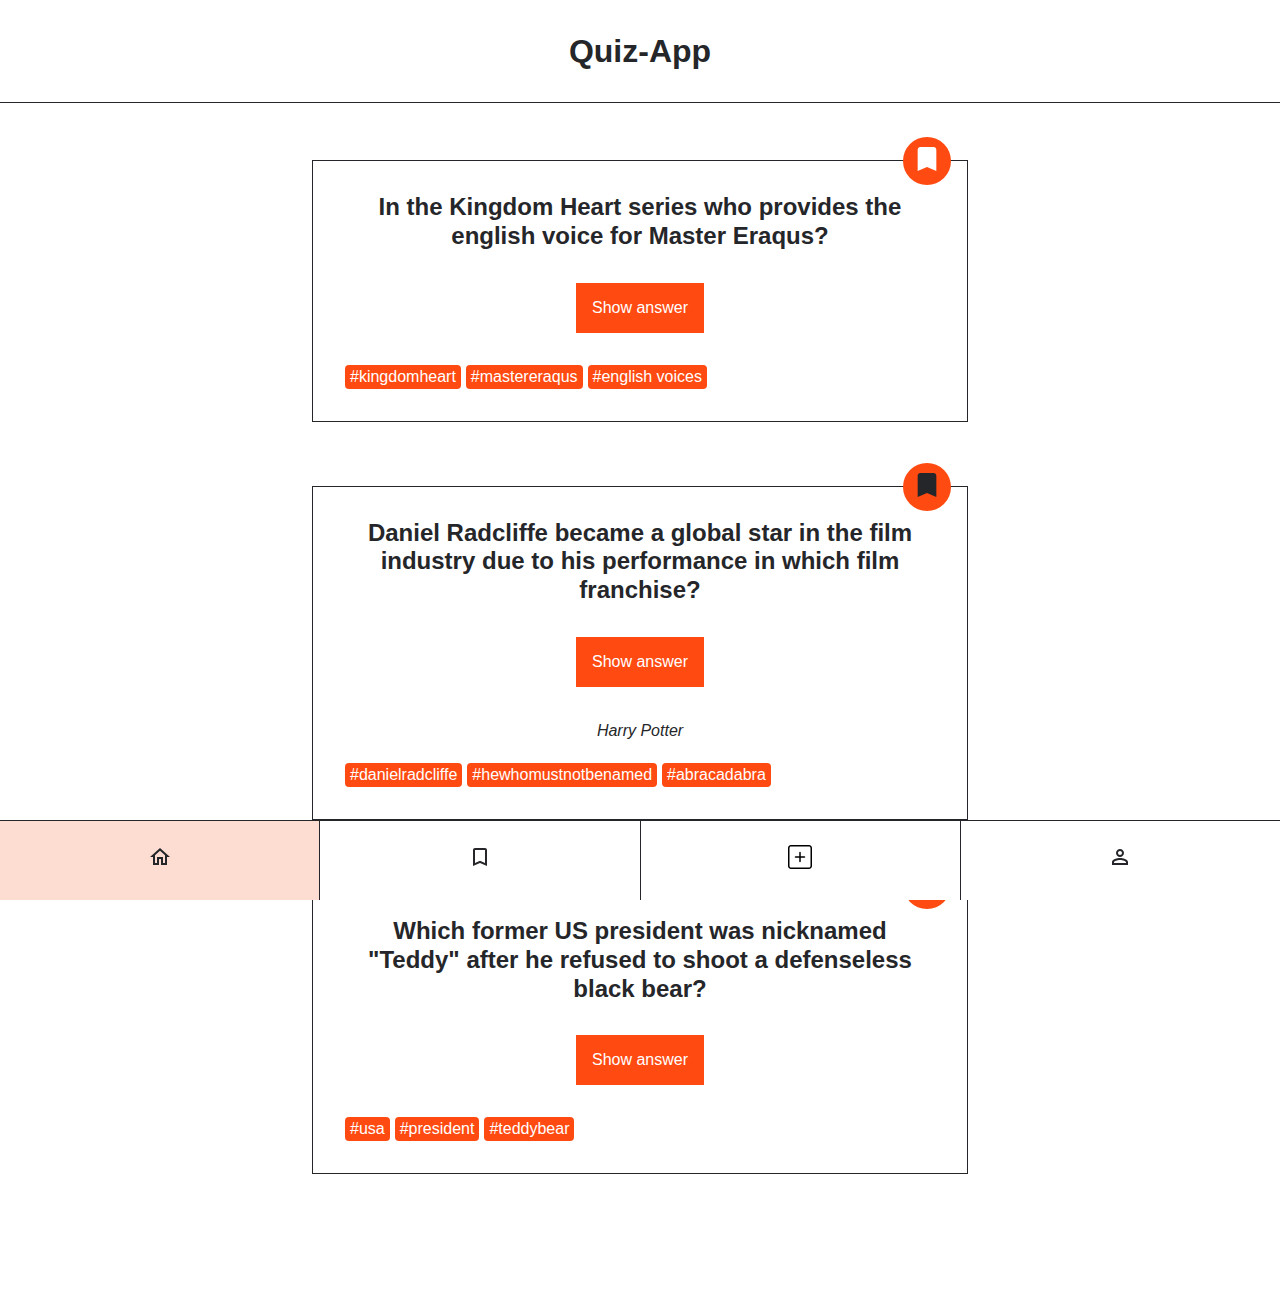
<file: index.html>
<!DOCTYPE html>
<html lang="en">
  <head>
    <meta charset="UTF-8" />
    <meta http-equiv="X-UA-Compatible" content="IE=edge" />
    <meta name="viewport" content="width=device-width, initial-scale=1.0" />
    <title>Quiz-App</title>
    <link rel="stylesheet" href="./styles.css" />
    <script src="index.js" defer></script>
  </head>
  <body>
    <header class="header">
      <h1 class="header__title">Quiz-App</h1>
    </header>
    <main>
      <ul class="card-list">
        <!--
                FIRST CARD
              -->
        <li class="card-list__item">
          <article class="card">
            <h2 class="card__question">
              In the Kingdom Heart series who provides the english voice for
              Master Eraqus?
            </h2>
            <button class="card__button-answer" type="button" data-js="answer-button-inactive">
              Show answer
            </button>
            <p class="card__answer" data-js="answer-button-active">Mark Hamill </p>
            <ul class="card__tag-list">
              <li class="card__tag-list-item">#kingdomheart</li>
              <li class="card__tag-list-item">#mastereraqus</li>
              <li class="card__tag-list-item">#english voices</li>
            </ul>
            <div class="card__button-bookmark">
              <button class="bookmark" aria-label="bookmark" type="button" data-js="bookmark-button">
                <svg
                  class="bookmark__icon"
                  xmlns="http://www.w3.org/2000/svg"
                  viewbox="0 0 24 24"
                >
                  <path
                    d="M17 3H7c-1.1 0-2 .9-2 2v16l7-3 7 3V5c0-1.1-.9-2-2-2z"
                  />
                </svg>
              </button>
            </div>
          </article>
        </li>
        <!--
                SECOND CARD
              -->
        <li class="card-list__item">
          <article class="card">
            <h2 class="card__question">
              Daniel Radcliffe became a global star in the film industry due to
              his performance in which film franchise?
            </h2>
            <button class="card__button-answer" type="button">
              Show answer
            </button>
            <p class="card__answer card__answer--active">Harry Potter</p>
            <ul class="card__tag-list">
              <li class="card__tag-list-item">#danielradcliffe</li>
              <li class="card__tag-list-item">#hewhomustnotbenamed</li>
              <li class="card__tag-list-item">#abracadabra</li>
            </ul>
            <div class="card__button-bookmark">
              <button
                class="bookmark bookmark--active"
                aria-label="bookmark"
                type="button"
              >
                <svg
                  class="bookmark__icon"
                  xmlns="http://www.w3.org/2000/svg"
                  viewbox="0 0 24 24"
                >
                  <path
                    d="M17 3H7c-1.1 0-2 .9-2 2v16l7-3 7 3V5c0-1.1-.9-2-2-2z"
                  />
                </svg>
              </button>
            </div>
          </article>
        </li>
        <!--
                THIRD CARD
              -->
        <li class="card-list__item">
          <article class="card">
            <h2 class="card__question">
              Which former US president was nicknamed &quot;Teddy&quot; after he
              refused to shoot a defenseless black bear?
            </h2>
            <button class="card__button-answer" type="button">
              Show answer
            </button>
            <p class="card__answer">Theodore Roosevelt</p>
            <ul class="card__tag-list">
              <li class="card__tag-list-item">#usa</li>
              <li class="card__tag-list-item">#president</li>
              <li class="card__tag-list-item">#teddybear</li>
            </ul>
            <div class="card__button-bookmark">
              <button class="bookmark" aria-label="bookmark" type="button">
                <svg
                  class="bookmark__icon"
                  xmlns="http://www.w3.org/2000/svg"
                  viewbox="0 0 24 24"
                >
                  <path
                    d="M17 3H7c-1.1 0-2 .9-2 2v16l7-3 7 3V5c0-1.1-.9-2-2-2z"
                  />
                </svg>
              </button>
            </div>
          </article>
        </li>
      </ul>
    </main>

    <nav class="navigation">
      <ul class="navigation__list">
        <li class="navigation__list-item navigation__list-item--active">
          <a
            class="navigation__link"
            href="/index.html"
            aria-label="go to home page"
          >
            <svg
              xmlns="http://www.w3.org/2000/svg"
              height="24px"
              viewbox="0 0 24 24"
              width="24px"
            >
              <path
                d="M12 5.69l5 4.5V18h-2v-6H9v6H7v-7.81l5-4.5M12 3L2 12h3v8h6v-6h2v6h6v-8h3L12 3z"
              />
            </svg>
          </a>
        </li>
        <li class="navigation__list-item">
          <a
            class="navigation__link"
            href="/bookmarks.html"
            aria-label="go to bookmarks page"
          >
            <svg
              class
              height="24px"
              viewbox="0 0 24 24"
              width="24px"
            >
              <path
                d="M17 3H7c-1.1 0-2 .9-2 2v16l7-3 7 3V5c0-1.1-.9-2-2-2zm0 15l-5-2.18L7 18V5h10v13z"
              />
            </svg>
          </a>
        </li>
        <li class="navigation__list-item navigation__list-item--active-addquestion">
          <a
            class="navigation__link"
            href="/addquestion.html"
            aria-label="go to add question page"
          >
            <svg
              xmlns="http://www.w3.org/2000/svg"
              height="24px"
              viewbox="0 0 24 24"
              width="24px"
            >
              <image href="svg/plus-square-svgrepo-com.svg" height="24px" width="24px" />
            </svg>
          </a>
        </li>
        <li class="navigation__list-item">
          <a
            class="navigation__link"
            href="/profile.html"
            aria-label="go to profile page"
          >
            <svg
              xmlns="http://www.w3.org/2000/svg"
              height="24px"
              viewbox="0 0 24 24"
              width="24px"
            >
              <path
                d="M12 6c1.1 0 2 .9 2 2s-.9 2-2 2-2-.9-2-2 .9-2 2-2m0 9c2.7 0 5.8 1.29 6 2v1H6v-.99c.2-.72 3.3-2.01 6-2.01m0-11C9.79 4 8 5.79 8 8s1.79 4 4 4 4-1.79 4-4-1.79-4-4-4zm0 9c-2.67 0-8 1.34-8 4v3h16v-3c0-2.66-5.33-4-8-4z"
              />
            </svg>
          </a>
        </li>
      </ul>
    </nav>


  </body>
</html>
</file>
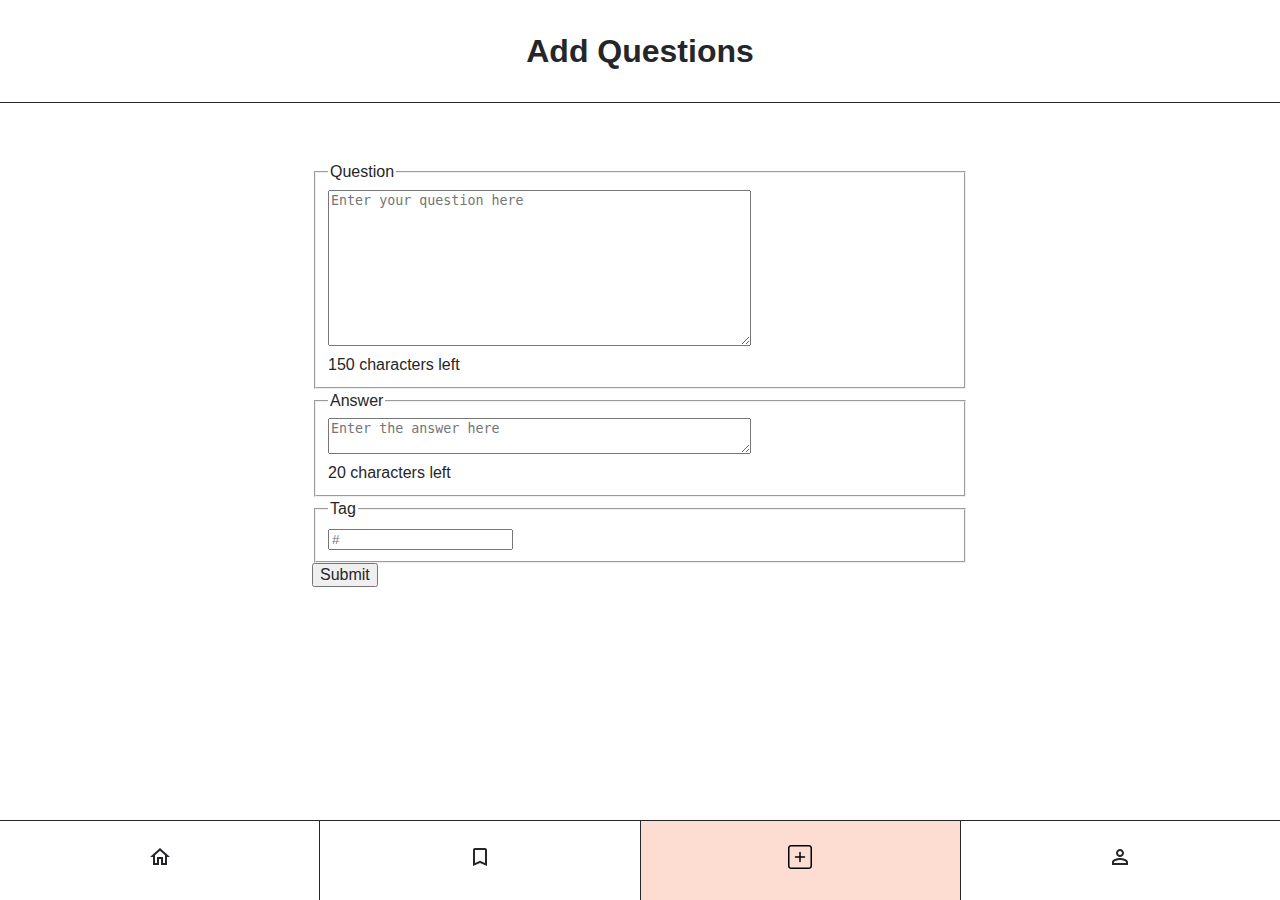
<file: addquestion.html>
<!DOCTYPE html>
<html lang="en">
  <head>
    <meta charset="UTF-8" />
    <meta http-equiv="X-UA-Compatible" content="IE=edge" />
    <meta name="viewport" content="width=device-width, initial-scale=1.0" />
    <title>Quiz-App</title>
    <link rel="stylesheet" href="./styles.css" />
    <script src="addquestion.js" defer></script>
  </head>
  <body>
    <header class="header">
      <h1 class="header__title">Add Questions</h1>
    </header>
    <main>
      
      <form class="card-list" data-js="new-question-form">


        

        <fieldset class="">
          <legend>Question</legend>

          
          <textarea
            data-js="question-input"
            name="questionInput"
            id="questionInput"
            rows="10"
            cols="50"
            maxlength="150"
            placeholder="Enter your question here"
          ></textarea>
          <p class="remaining-characters">
            <span data-js="remaining-characters-question">150</span> characters left
          </p>
        </fieldset>

        <fieldset>
          <legend>Answer</legend>
          <textarea
          data-js="answer-input"
          name="answerInput"
          id="answerInput"
          rows="2"
          cols="50"
          maxlength="20"
          placeholder="Enter the answer here"
        ></textarea>
        <p class="remaining-characters">
          <span data-js="remaining-characters-answer">20</span> characters left
        </fieldset>

        <fieldset>
          <legend>Tag</legend>
          <input 
          data-js="tag-input"
          type="text" 
          name="tag" 
          id="tag" 
          placeholder="#" 
          pattern="#.*" 
          required
          title="Input must start with a # character" />
        </fieldset>

        <button type="submit">Submit</button>
      </form>
      <ul class="card-list" data-js="new-question-container"></ul>
    </main>

    <nav class="navigation">
      <ul class="navigation__list">
        <li class="navigation__list-item">
          <a
            class="navigation__link"
            href="/index.html"
            aria-label="go to home page"
          >
            <svg
              xmlns="http://www.w3.org/2000/svg"
              height="24px"
              viewbox="0 0 24 24"
              width="24px"
            >
              <path
                d="M12 5.69l5 4.5V18h-2v-6H9v6H7v-7.81l5-4.5M12 3L2 12h3v8h6v-6h2v6h6v-8h3L12 3z"
              />
            </svg>
          </a>
        </li>
        <li class="navigation__list-item">
          <a
            class="navigation__link"
            href="/bookmarks.html"
            aria-label="go to bookmarks page"
          >
            <svg
              class
              height="24px"
              viewbox="0 0 24 24"
              width="24px"
            >
              <path
                d="M17 3H7c-1.1 0-2 .9-2 2v16l7-3 7 3V5c0-1.1-.9-2-2-2zm0 15l-5-2.18L7 18V5h10v13z"
              />
            </svg>
          </a>
        </li>
        <li class="navigation__list-item navigation__list-item--active">
          <a
            class="navigation__link"
            href="/addquestion.html"
            aria-label="go to add question page"
          >
            <svg
              xmlns="http://www.w3.org/2000/svg"
              height="24px"
              viewbox="0 0 24 24"
              width="24px"
            >
              <image href="svg/plus-square-svgrepo-com.svg" height="24px" width="24px" />
            </svg>
          </a>
        </li>
        <li class="navigation__list-item">
          <a
            class="navigation__link"
            href="/profile.html"
            aria-label="go to profile page"
          >
            <svg
              xmlns="http://www.w3.org/2000/svg"
              height="24px"
              viewbox="0 0 24 24"
              width="24px"
            >
              <path
                d="M12 6c1.1 0 2 .9 2 2s-.9 2-2 2-2-.9-2-2 .9-2 2-2m0 9c2.7 0 5.8 1.29 6 2v1H6v-.99c.2-.72 3.3-2.01 6-2.01m0-11C9.79 4 8 5.79 8 8s1.79 4 4 4 4-1.79 4-4-1.79-4-4-4zm0 9c-2.67 0-8 1.34-8 4v3h16v-3c0-2.66-5.33-4-8-4z"
              />
            </svg>
          </a>
        </li>
      </ul>
    </nav>


  </body>
</html>
</file>
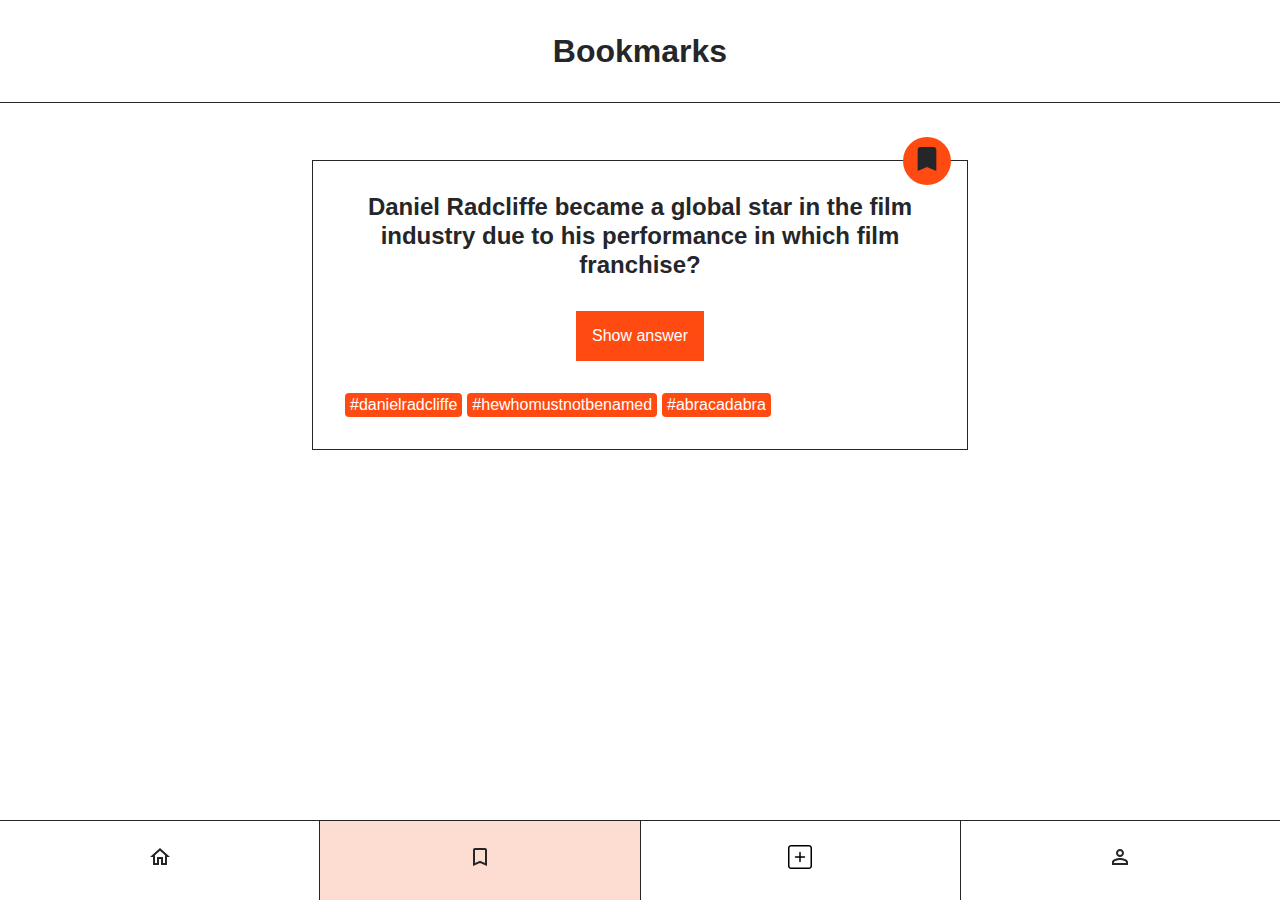
<file: bookmarks.html>
<!DOCTYPE html>
<html lang="en">
  <head>
    <meta charset="UTF-8" />
    <meta http-equiv="X-UA-Compatible" content="IE=edge" />
    <meta name="viewport" content="width=device-width, initial-scale=1.0" />
    <title>Quiz-App</title>
    <link rel="stylesheet" href="./styles.css" />
  </head>
  <body>
    <header class="header">
      <h1 class="header__title">Bookmarks</h1>
    </header>
    <main>
      <ul class="card-list">
        <li class="card-list__item">
          <article class="card">
            <h2 class="card__question">
              Daniel Radcliffe became a global star in the film industry due to
              his performance in which film franchise?
            </h2>
            <button class="card__button-answer" type="button">
              Show answer
            </button>
            <p class="card__answer">Harry Potter</p>
            <ul class="card__tag-list">
              <li class="card__tag-list-item">#danielradcliffe</li>
              <li class="card__tag-list-item">#hewhomustnotbenamed</li>
              <li class="card__tag-list-item">#abracadabra</li>
            </ul>
            <div class="card__button-bookmark">
              <button
                class="bookmark bookmark--active"
                aria-label="bookmark"
                type="button"
              >
                <svg
                  class="bookmark__icon"
                  xmlns="http://www.w3.org/2000/svg"
                  viewbox="0 0 24 24"
                >
                  <path
                    d="M17 3H7c-1.1 0-2 .9-2 2v16l7-3 7 3V5c0-1.1-.9-2-2-2z"
                  />
                </svg>
              </button>
            </div>
          </article>
        </li>
      </ul>
    </main>

    <nav class="navigation">
      <ul class="navigation__list">
        <li class="navigation__list-item">
          <a
            class="navigation__link"
            href="/index.html"
            aria-label="go to home page"
          >
            <svg
              xmlns="http://www.w3.org/2000/svg"
              height="24px"
              viewbox="0 0 24 24"
              width="24px"
            >
              <path
                d="M12 5.69l5 4.5V18h-2v-6H9v6H7v-7.81l5-4.5M12 3L2 12h3v8h6v-6h2v6h6v-8h3L12 3z"
              />
            </svg>
          </a>
        </li>
        <li class="navigation__list-item navigation__list-item--active">
          <a
            class="navigation__link"
            href="/bookmarks.html"
            aria-label="go to bookmarks page"
          >
            <svg
              class
              height="24px"
              viewbox="0 0 24 24"
              width="24px"
            >
              <path
                d="M17 3H7c-1.1 0-2 .9-2 2v16l7-3 7 3V5c0-1.1-.9-2-2-2zm0 15l-5-2.18L7 18V5h10v13z"
              />
            </svg>
          </a>
        </li>
        <li class="navigation__list-item">
          <a
            class="navigation__link"
            href="/addquestion.html"
            aria-label="go to add question page"
          >
            <svg
              xmlns="http://www.w3.org/2000/svg"
              height="24px"
              viewbox="0 0 24 24"
              width="24px"
            >
              <image href="svg/plus-square-svgrepo-com.svg" height="24px" width="24px" />
            </svg>
          </a>
        </li>
        <li class="navigation__list-item">
          <a
            class="navigation__link"
            href="/profile.html"
            aria-label="go to profile page"
          >
            <svg
              xmlns="http://www.w3.org/2000/svg"
              height="24px"
              viewbox="0 0 24 24"
              width="24px"
            >
              <path
                d="M12 6c1.1 0 2 .9 2 2s-.9 2-2 2-2-.9-2-2 .9-2 2-2m0 9c2.7 0 5.8 1.29 6 2v1H6v-.99c.2-.72 3.3-2.01 6-2.01m0-11C9.79 4 8 5.79 8 8s1.79 4 4 4 4-1.79 4-4-1.79-4-4-4zm0 9c-2.67 0-8 1.34-8 4v3h16v-3c0-2.66-5.33-4-8-4z"
              />
            </svg>
          </a>
        </li>
      </ul>
    </nav>




  </body>
</html>
</file>
<file: styles.css>
@import "./global.css";

@import "./components/bookmark/bookmark.css";
@import "./components/card-list/card-list.css";
@import "./components/card/card.css";
@import "./components/header/header.css";
@import "./components/navigation/navigation.css";
@import "./components/profile/profile.css";
@import "./components/counter-list/counter-list.css";
</file>
